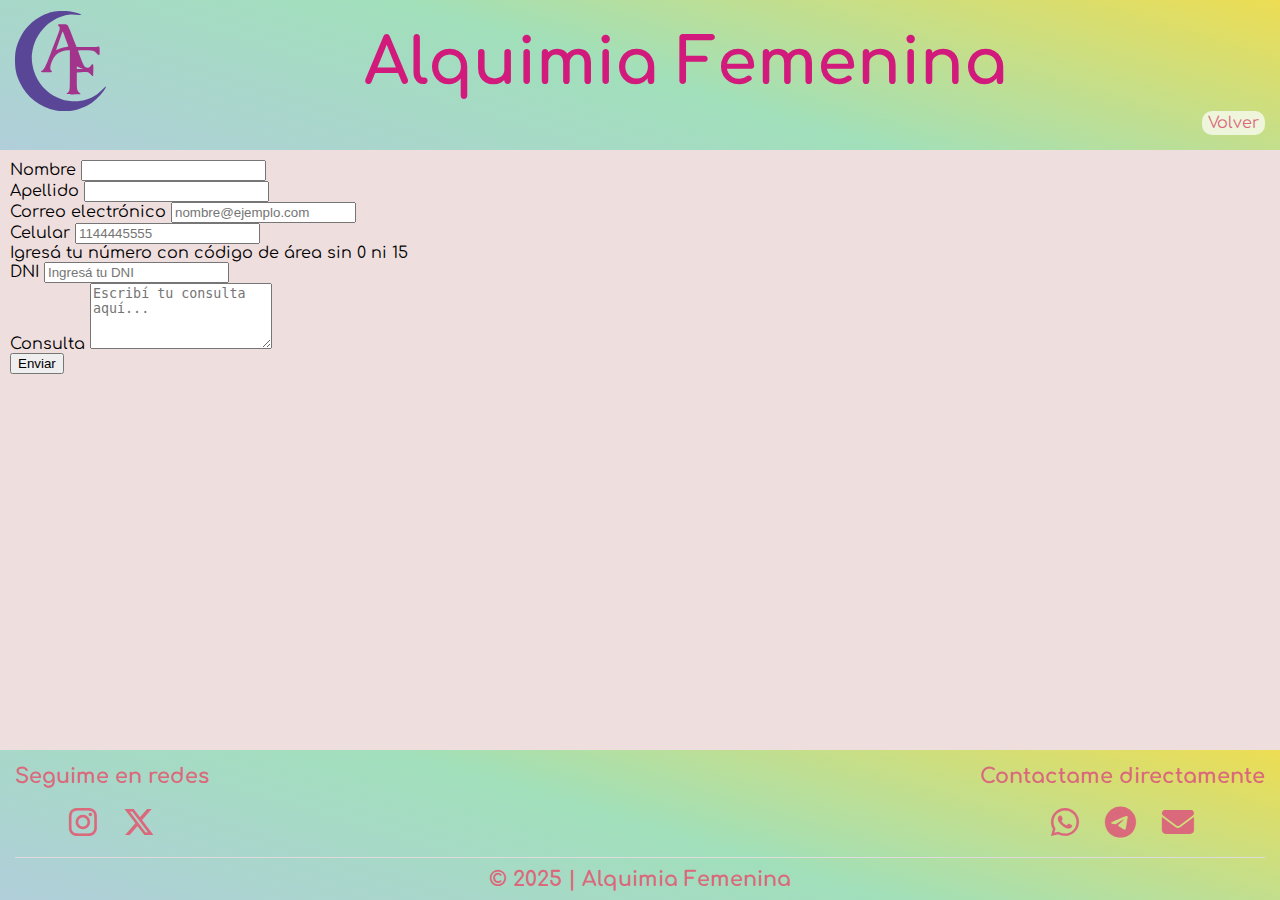
<file: templates/formulario.html>
<!DOCTYPE html>
<html lang="es">

<head>
    <meta charset="UTF-8">
    <meta name="viewport" content="width=device-width, initial-scale=1.0">
    <title>Formulario de Contacto | Alquimia Femenina</title>
    <link rel="shortcut icon" href="/statics/img/favicon.ico" type="image/x-icon">
    <link rel="stylesheet" href="https://cdnjs.cloudflare.com/ajax/libs/font-awesome/6.5.0/css/all.min.css">
    <link href="https://cdn.jsdelivr.net/npm/bootstrap@5.0.2/dist/css/bootstrap.min.css" rel="stylesheet"
        integrity="sha384-EVSTQN3/azprG1Anm3QDgpJLIm9Nao0Yz1ztcQTwFspd3yD65VohhpuuCOmLASjC" crossorigin="anonymous">
    <link rel="shortcut icon" href="../statics/img/favicon.ico" type="image/x-icon">
    <link rel="stylesheet" href="../styles.css">
</head>


<body>
    <header>
        <div class="header-superior">
            <div class="isologo">
                <img src="../statics/img/IsologoFinal.svg" alt="Logo">
            </div>
            <div class="titulo">
                <span class="nombreSitio">Alquimia Femenina</span>

            </div>
        </div>

        <nav>
            <a href="servicios.html">Volver</a>
        </nav>

    </header>

    <main>


        <section class="container">
            <div class="row justify-content-center">
                <div class="col-md-6">
                    <form id="formulario" class="p-4 bg-light rounded shadow">
                        <div class="mb-3">
                            <label for="nombre" class="form-label">Nombre</label>
                            <input type="text" class="form-control" id="nombre" aria-label="Ingresá tu nombre">
                        </div>
                        <div class="mb-3">
                            <label for="apellido" class="form-label">Apellido</label>
                            <input type="text" class="form-control" id="apellido" aria-label="Ingresá tu apellido">
                        </div>
                        <div class="mb-3">
                            <label for="correo" class="form-label">Correo electrónico</label>
                            <input type="email" class="form-control" id="correo" placeholder="nombre@ejemplo.com"
                                aria-label="Ingresá tu correo electrónico">
                        </div>
                        <div class="mb-3">
                            <label for="celular" class="form-label">Celular</label>
                            <input type="tel" class="form-control" id="celular" placeholder="1144445555"
                                aria-describedby="celularAyuda">
                            <div id="celularAyuda" class="form-text">Igresá tu número con código de área sin 0 ni 15
                            </div>
                        </div>
                        <div class="mb-3">
                            <label for="dni" class="form-label">DNI</label>
                            <input type="text" class="form-control" id="dni" placeholder="Ingresá tu DNI">
                        </div>
                        <div class="mb-3">
                            <label for="consulta" class="form-label">Consulta</label>
                            <textarea class="form-control" id="consulta" rows="4"
                                placeholder="Escribí tu consulta aquí..."></textarea>
                        </div>
                        <button type="submit" class="btn btn-primary" onclick="enviarFormulario()">Enviar</button>
                    </form>
                </div>
            </div>
        </section>

    </main>

    <script>
        function enviarFormulario() {
            alert('¡Gracias! Tu consulta fue enviada correctamente.');
            document.getElementById('formulario').reset();
        }
    </script>

    <script src="https://cdn.jsdelivr.net/npm/bootstrap@5.0.2/dist/js/bootstrap.bundle.min.js"
        integrity="sha384-MrcW6ZMFYlzcLA8Nl+NtUVF0sA7MsXsP1UyJoMp4YLEuNSfAP+JcXn/tWtIaxVXM"
        crossorigin="anonymous"></script>



    <footer>
        <div class="footer-superior">

            <div class="redes">
                <h4>Seguime en redes</h4>
                <div class="iconosFooter">
                    <a href="https://www.instagram.com/" target="_blank"> <i class="fa-brands fa-instagram"></i></a>
                    <a href="https://twitter.com/" target="_blank"> <i class="fa-brands fa-x-twitter"></i></a>
                </div>
            </div>

            <div class="contactos">
                <h4>Contactame directamente</h4>
                <div class="iconosFooter">
                    <a href="https://wa.me/5491153363908" target="_blank"> <i class="fa-brands fa-whatsapp"></i></a>
                    <a href="https://t.me/german_op" target="_blank"> <i class="fa-brands fa-telegram"></i></a>
                    <a href="mailto:german.oliverapere@gmail.com"> <i class="fa-solid fa-envelope"></i> </a>
                </div>
            </div>
        </div>

        <div class="copyright">
            <h4>&copy 2025 | Alquimia Femenina</h4>
        </div>
    </footer>

</body>

</html>
</file>
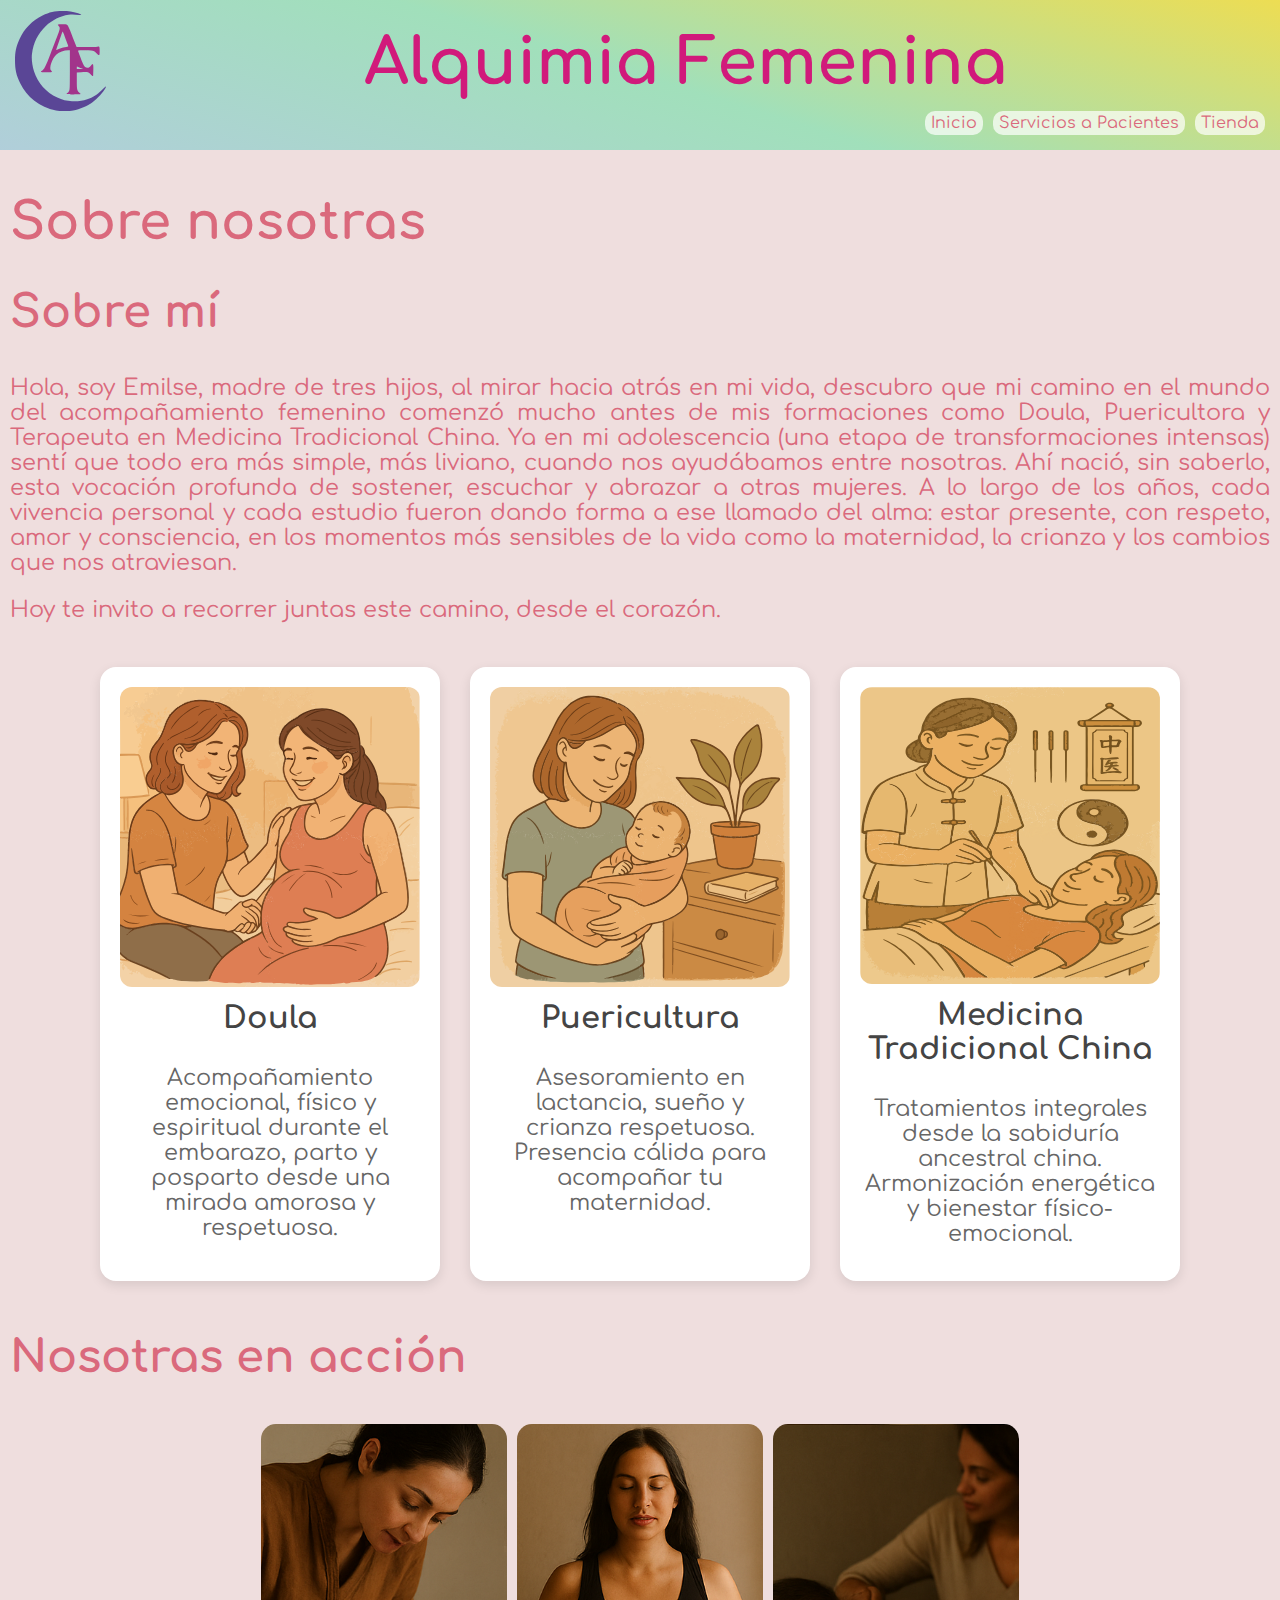
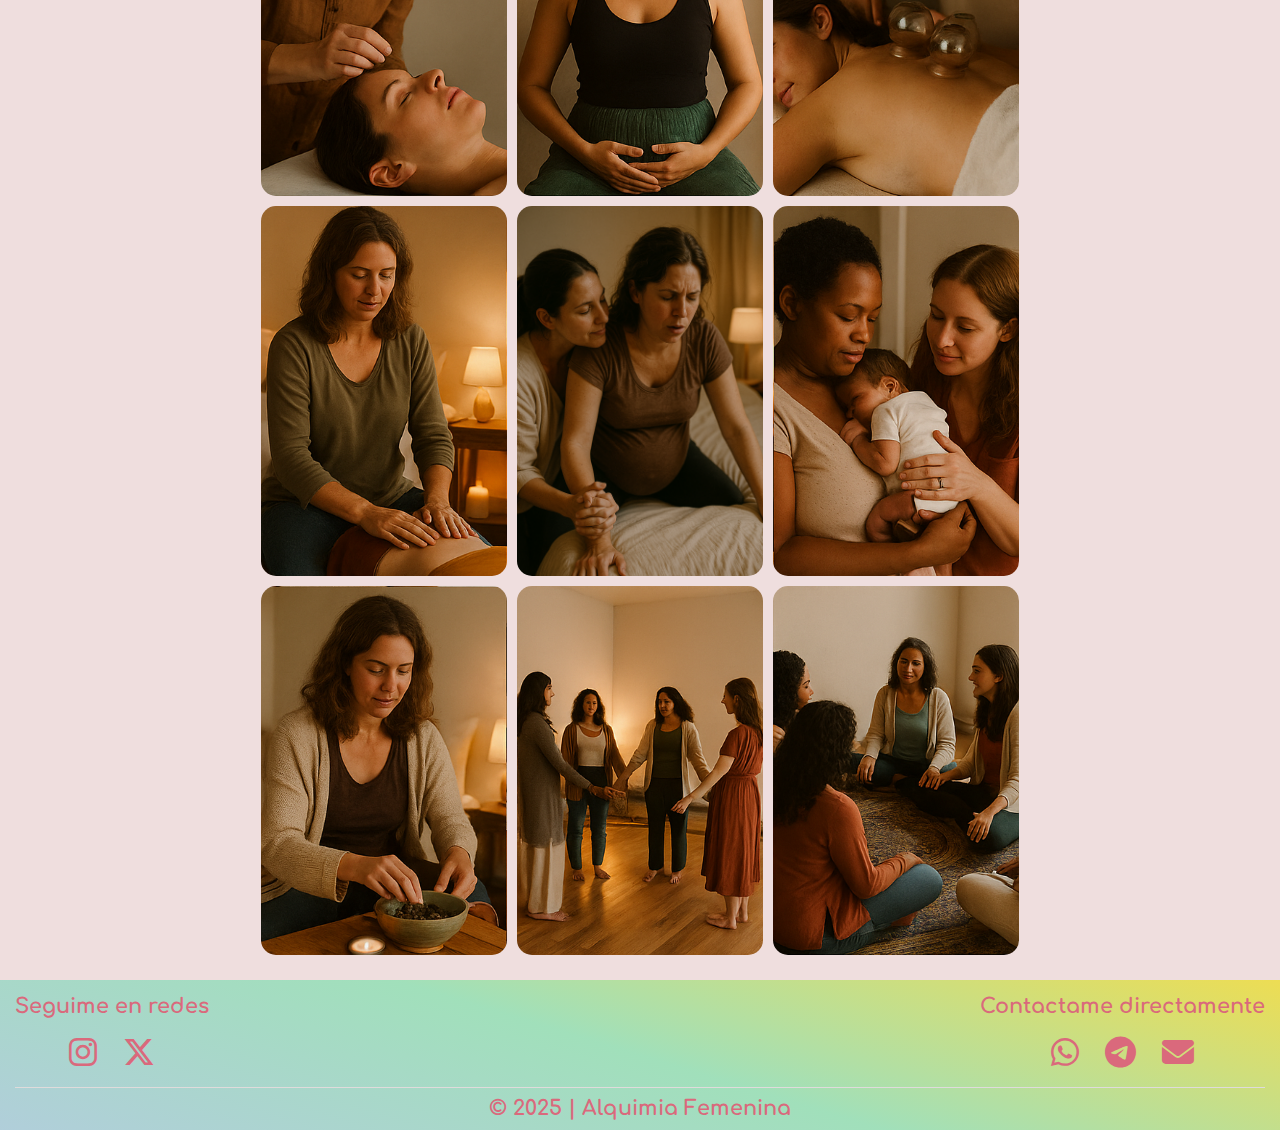
<file: templates/institucional.html>
<!DOCTYPE html>
<html lang="es">

<head>
    <meta charset="UTF-8">
    <meta name="viewport" content="width=device-width, initial-scale=1.0">
    <title>Sobre Mí | Alquimia Femenina</title>
    <link rel="shortcut icon" href="/statics/img/favicon.ico" type="image/x-icon">
    <link rel="stylesheet" href="https://cdnjs.cloudflare.com/ajax/libs/font-awesome/6.5.0/css/all.min.css">
    <link rel="shortcut icon" href="../statics/img/favicon.ico" type="image/x-icon">
    <link rel="stylesheet" href="../styles.css">


</head>



<body>
    <header>
        <div class="header-superior">
            <div class="isologo">
                <img src="../statics/img/IsologoFinal.svg" alt="Logo">
            </div>
            <div class="titulo">
                <span class="nombreSitio">Alquimia Femenina</span>
            </div>
        </div>

        <nav>
            <a href="../index.html">Inicio</a>
            <a href="servicios.html">Servicios a Pacientes</a>
            <a href="tienda.html">Tienda</a>
        </nav>
    </header>

    <main>
        <h1>Sobre nosotras</h1>


        <section>
            <h2>Sobre mí</h2>
            <p>
                Hola, soy Emilse, madre de tres hijos, al mirar hacia atrás en mi vida, descubro que mi
                camino en el mundo del
                acompañamiento femenino comenzó mucho antes de mis formaciones como Doula, Puericultora y Terapeuta en
                Medicina
                Tradicional China. Ya en mi adolescencia (una etapa de transformaciones intensas) sentí que todo era más
                simple, más
                liviano, cuando nos ayudábamos entre nosotras. Ahí nació, sin saberlo, esta vocación profunda de
                sostener, escuchar
                y abrazar a otras mujeres. A lo largo de los años, cada vivencia personal y cada estudio fueron dando
                forma a ese
                llamado del alma: estar presente, con respeto, amor y consciencia, en los momentos más sensibles de la
                vida como la
                maternidad, la crianza y los cambios que nos atraviesan.
            </p>
            <p>
                Hoy te invito a recorrer juntas este camino, desde el corazón.
            </p>
        </section>


        <section class="tarjetas-detalle">
            <div class="tarjeta">
                <img src="../statics/img/Doula.svg" alt="" />
                <h3>Doula</h3>
                <p>Acompañamiento emocional, físico y espiritual durante el embarazo, parto y posparto desde una mirada
                    amorosa
                    y respetuosa.</p>
            </div>
            <div class="tarjeta">
                <img src="../statics/img/Pueri.svg" alt="" />
                <h3>Puericultura</h3>
                <p>Asesoramiento en lactancia, sueño y crianza respetuosa. Presencia cálida para acompañar tu
                    maternidad.</p>
            </div>
            <div class="tarjeta">
                <img src="../statics/img/MTC.svg" alt="" />
                <h3>Medicina Tradicional China</h3>
                <p>Tratamientos integrales desde la sabiduría ancestral china. Armonización energética y bienestar
                    físico-emocional.</p>
            </div>
        </section>


        <section>
            <h2>Nosotras en acción</h2>
            <div class="galeria">
                <a href="#galeria1" class="galeria-item">
                    <img src="../statics/img/galeria/galeria1.png" alt="">
                </a>
                <a href="#galeria2" class="galeria-item">
                    <img src="../statics/img/galeria/galeria2.png" alt="">
                </a>
                <a href="#galeria3" class="galeria-item">
                    <img src="../statics/img/galeria/galeria3.png" alt="">
                </a>
                <a href="#galeria4" class="galeria-item">
                    <img src="../statics/img/galeria/galeria4.png" alt="">
                </a>
                <a href="#galeria5" class="galeria-item">
                    <img src="../statics/img/galeria/galeria5.png" alt="">
                </a>
                <a href="#galeria6" class="galeria-item">
                    <img src="../statics/img/galeria/galeria6.png" alt="">
                </a>
                <a href="#galeria7" class="galeria-item">
                    <img src="../statics/img/galeria/galeria7.png" alt="">
                </a>
                <a href="#galeria8" class="galeria-item">
                    <img src="../statics/img/galeria/galeria8.png" alt="">
                </a>
                <a href="#galeria9" class="galeria-item">
                    <img src="../statics/img/galeria/galeria9.png" alt="">
                </a>
            </div>

            <!-- abro las imagenes grandes -->
            <div class="abreImg" id="galeria1">
                <a href="#" class="cerrar"> <i class="fa-solid fa-xmark"></i> </a>
                <img src="../statics/img/galeria/galeria1.png" alt="">
            </div>
            <div class="abreImg" id="galeria2">
                <a href="#" class="cerrar"> <i class="fa-solid fa-xmark"></i> </a>
                <img src="../statics/img/galeria/galeria2.png" alt="">
            </div>
            <div class="abreImg" id="galeria3">
                <a href="#" class="cerrar"> <i class="fa-solid fa-xmark"></i> </a>
                <img src="../statics/img/galeria/galeria3.png" alt="">
            </div>
            <div class="abreImg" id="galeria4">
                <a href="#" class="cerrar"> <i class="fa-solid fa-xmark"></i> </a>
                <img src="../statics/img/galeria/galeria4.png" alt="">
            </div>
            <div class="abreImg" id="galeria5">
                <a href="#" class="cerrar"> <i class="fa-solid fa-xmark"></i> </a>
                <img src="../statics/img/galeria/galeria5.png" alt="">
            </div>
            <div class="abreImg" id="galeria6">
                <a href="#" class="cerrar"> <i class="fa-solid fa-xmark"></i> </a>
                <img src="../statics/img/galeria/galeria6.png" alt="">
            </div>
            <div class="abreImg" id="galeria7">
                <a href="#" class="cerrar"> <i class="fa-solid fa-xmark"></i> </a>
                <img src="../statics/img/galeria/galeria7.png" alt="">
            </div>
            <div class="abreImg" id="galeria8">
                <a href="#" class="cerrar"> <i class="fa-solid fa-xmark"></i> </a>
                <img src="../statics/img/galeria/galeria8.png" alt="">
            </div>
            <div class="abreImg" id="galeria9">
                <a href="#" class="cerrar"> <i class="fa-solid fa-xmark"></i> </a>
                <img src="../statics/img/galeria/galeria9.png" alt="">
            </div>


        </section>






    </main>
    <footer>
        <div class="footer-superior">

            <div class="redes">
                <h4>Seguime en redes</h4>
                <div class="iconosFooter">
                    <a href="https://www.instagram.com/" target="_blank"> <i class="fa-brands fa-instagram"></i></a>
                    <a href="https://twitter.com/" target="_blank"> <i class="fa-brands fa-x-twitter"></i></a>
                </div>
            </div>

            <div class="contactos">
                <h4>Contactame directamente</h4>
                <div class="iconosFooter">
                    <a href="https://wa.me/5491153363908" target="_blank"> <i class="fa-brands fa-whatsapp"></i></a>
                    <a href="https://t.me/german_op" target="_blank"> <i class="fa-brands fa-telegram"></i></a>
                    <a href="mailto:german.oliverapere@gmail.com"> <i class="fa-solid fa-envelope"></i> </a>
                </div>
            </div>
        </div>

        <div class="copyright">
            <h4>&copy 2025 | Alquimia Femenina</h4>
        </div>
    </footer>



</body>

</html>
</file>
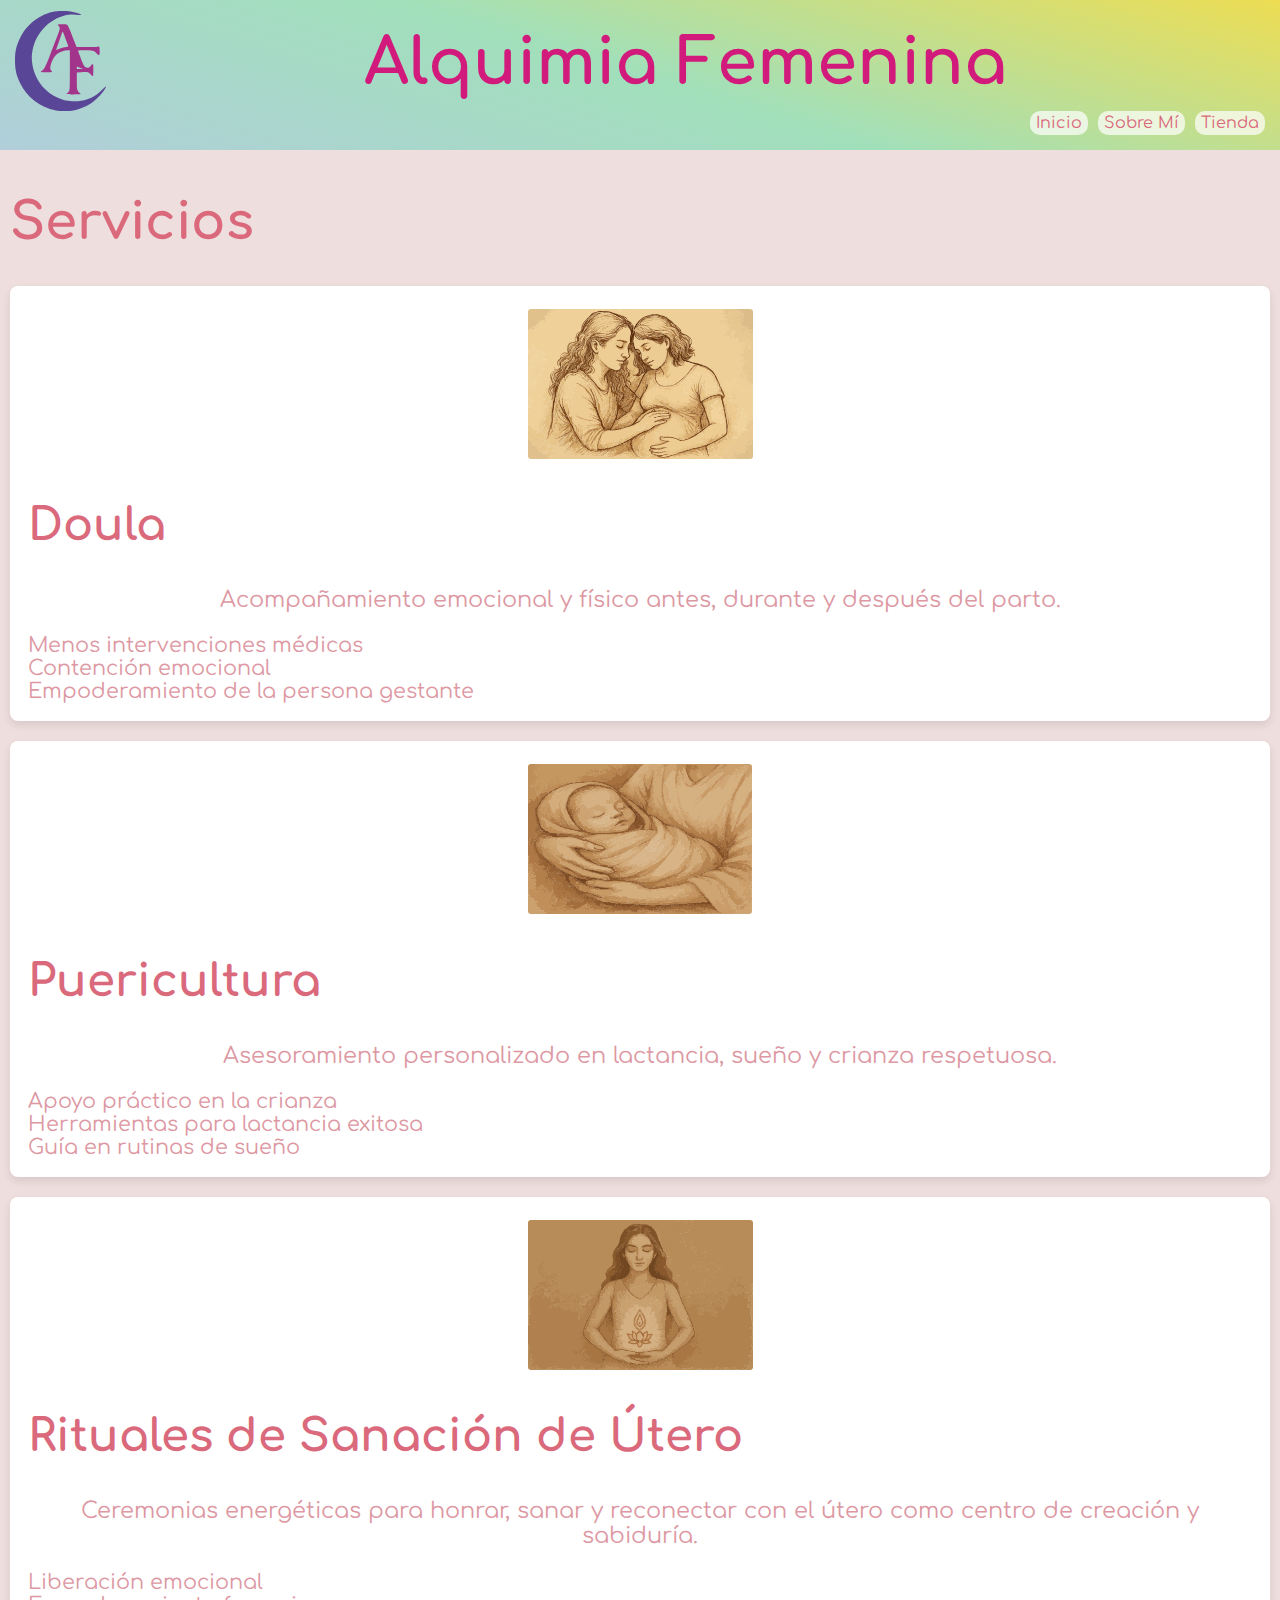
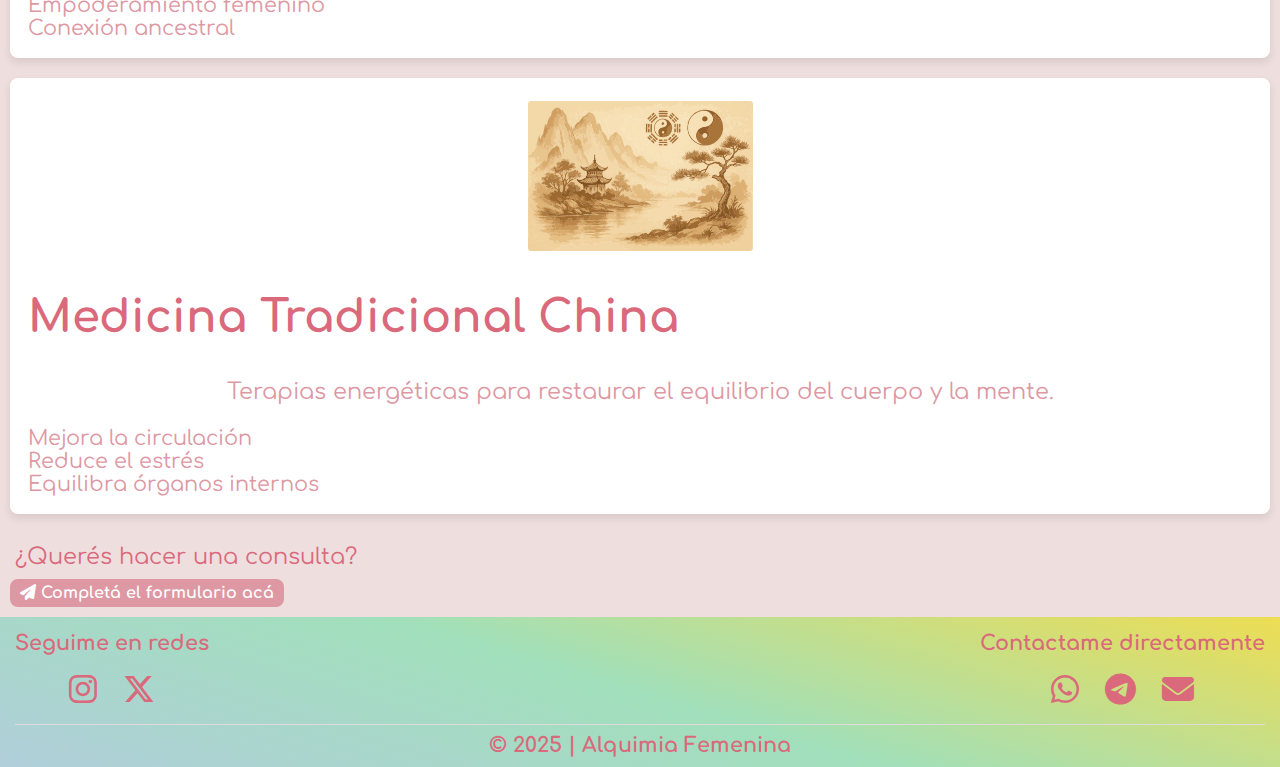
<file: templates/servicios.html>
<!DOCTYPE html>
<html lang="es">

<head>
    <meta charset="UTF-8">
    <meta name="viewport" content="width=device-width, initial-scale=1.0">
    <title>Servicios | Alquimia Femenina</title>
    <link rel="shortcut icon" href="/statics/img/favicon.ico" type="image/x-icon">
    <link rel="stylesheet" href="https://cdnjs.cloudflare.com/ajax/libs/font-awesome/6.5.0/css/all.min.css">
    <link rel="shortcut icon" href="../statics/img/favicon.ico" type="image/x-icon">
    <link rel="stylesheet" href="../styles.css">


</head>

<body>

    <header>
        <div class="header-superior">
            <div class="isologo">
                <img src="../statics/img/IsologoFinal.svg" alt="Logo">
            </div>
            <div class="titulo">
                <span class="nombreSitio">Alquimia Femenina</span>
            </div>
        </div>

        <nav>
            <a href="../index.html">Inicio</a>
            <a href="institucional.html">Sobre Mí</a>
            <a href="tienda.html">Tienda</a>
        </nav>
    </header>
    <main>
        <section>
            <h1>Servicios</h1>

            <article>
                <img src="../statics/img/ServiciosDoula.svg" alt="">
                <h2>Doula</h2>
                <p>Acompañamiento emocional y físico antes, durante y después del parto.</p>
                <ul class="servicio">
                    <li>Menos intervenciones médicas</li>
                    <li>Contención emocional</li>
                    <li>Empoderamiento de la persona gestante</li>
                </ul>
            </article>

            <article>
                <img src="../statics/img/ServiciosPueri.svg" alt="">
                <h2>Puericultura</h2>
                <p>Asesoramiento personalizado en lactancia, sueño y crianza respetuosa.</p>
                <ul class="servicio">
                    <li>Apoyo práctico en la crianza</li>
                    <li>Herramientas para lactancia exitosa</li>
                    <li>Guía en rutinas de sueño</li>
                </ul>
            </article>

            <article>
                <img src="../statics/img/ServiciosRitual.svg" alt="">
                <h2>Rituales de Sanación de Útero</h2>
                <p>Ceremonias energéticas para honrar, sanar y reconectar con el útero como centro de creación y
                    sabiduría.</p>
                <ul class="servicio">
                    <li>Liberación emocional</li>
                    <li>Empoderamiento femenino</li>
                    <li>Conexión ancestral</li>
                </ul>
            </article>


            <article>
                <img src="../statics/img/ServiciosMTC.svg" alt="">
                <h2>Medicina Tradicional China</h2>
                <p>Terapias energéticas para restaurar el equilibrio del cuerpo y la mente.</p>
                <ul class="servicio">
                    <li>Mejora la circulación</li>
                    <li>Reduce el estrés</li>
                    <li>Equilibra órganos internos</li>
                </ul>
            </article>

        </section>



        <div class="formularioLink">
            <p>¿Querés hacer una consulta?</p>
            <a href="formulario.html" class="formularioLink">
                <i class="fas fa-paper-plane"></i> Completá el formulario acá
            </a>

        </div>



    </main>

    <footer>
        <div class="footer-superior">

            <div class="redes">
                <h4>Seguime en redes</h4>
                <div class="iconosFooter">
                    <a href="https://www.instagram.com/" target="_blank"> <i class="fa-brands fa-instagram"></i></a>
                    <a href="https://twitter.com/" target="_blank"> <i class="fa-brands fa-x-twitter"></i></a>
                </div>
            </div>

            <div class="contactos">
                <h4>Contactame directamente</h4>
                <div class="iconosFooter">
                    <a href="https://wa.me/5491153363908" target="_blank"> <i class="fa-brands fa-whatsapp"></i></a>
                    <a href="https://t.me/german_op" target="_blank"> <i class="fa-brands fa-telegram"></i></a>
                    <a href="mailto:german.oliverapere@gmail.com"> <i class="fa-solid fa-envelope"></i> </a>
                </div>
            </div>
        </div>

        <div class="copyright">
            <h4>&copy 2025 | Alquimia Femenina</h4>
        </div>
    </footer>


</body>

</html>
</file>
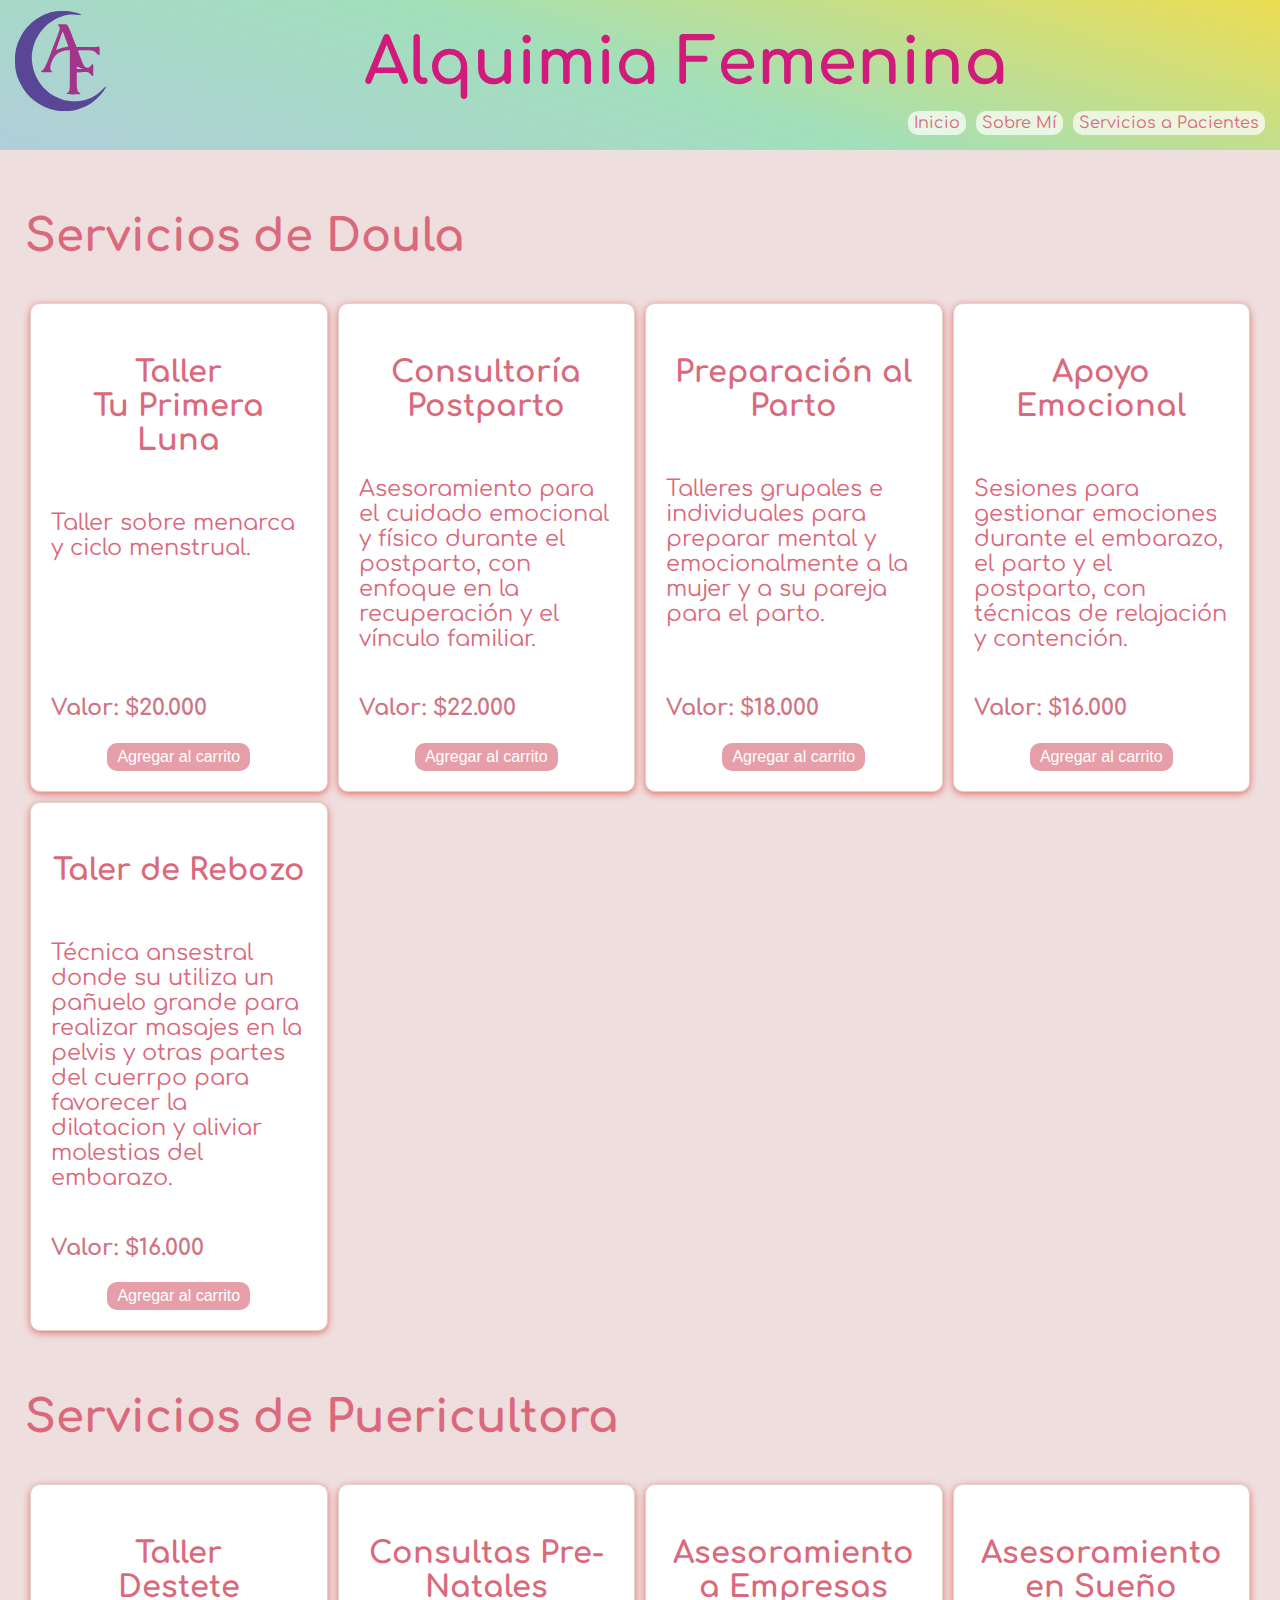
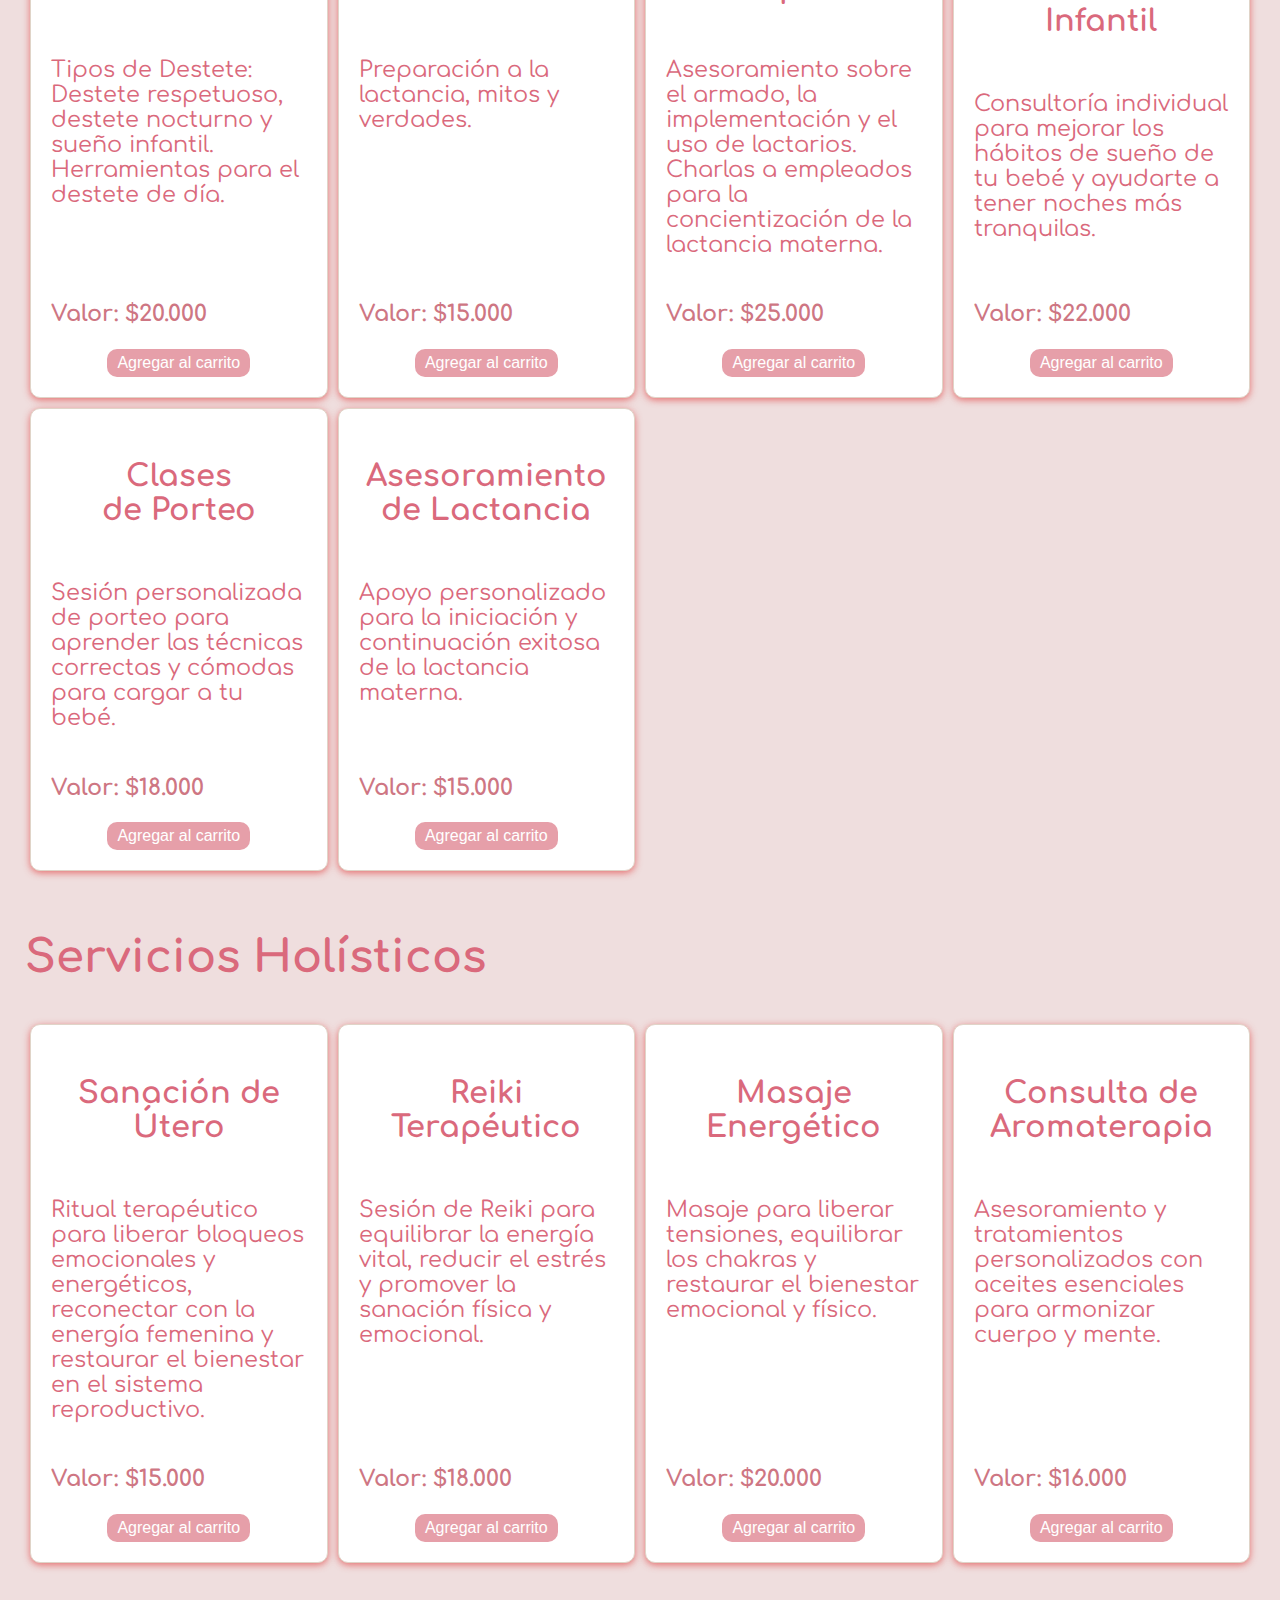
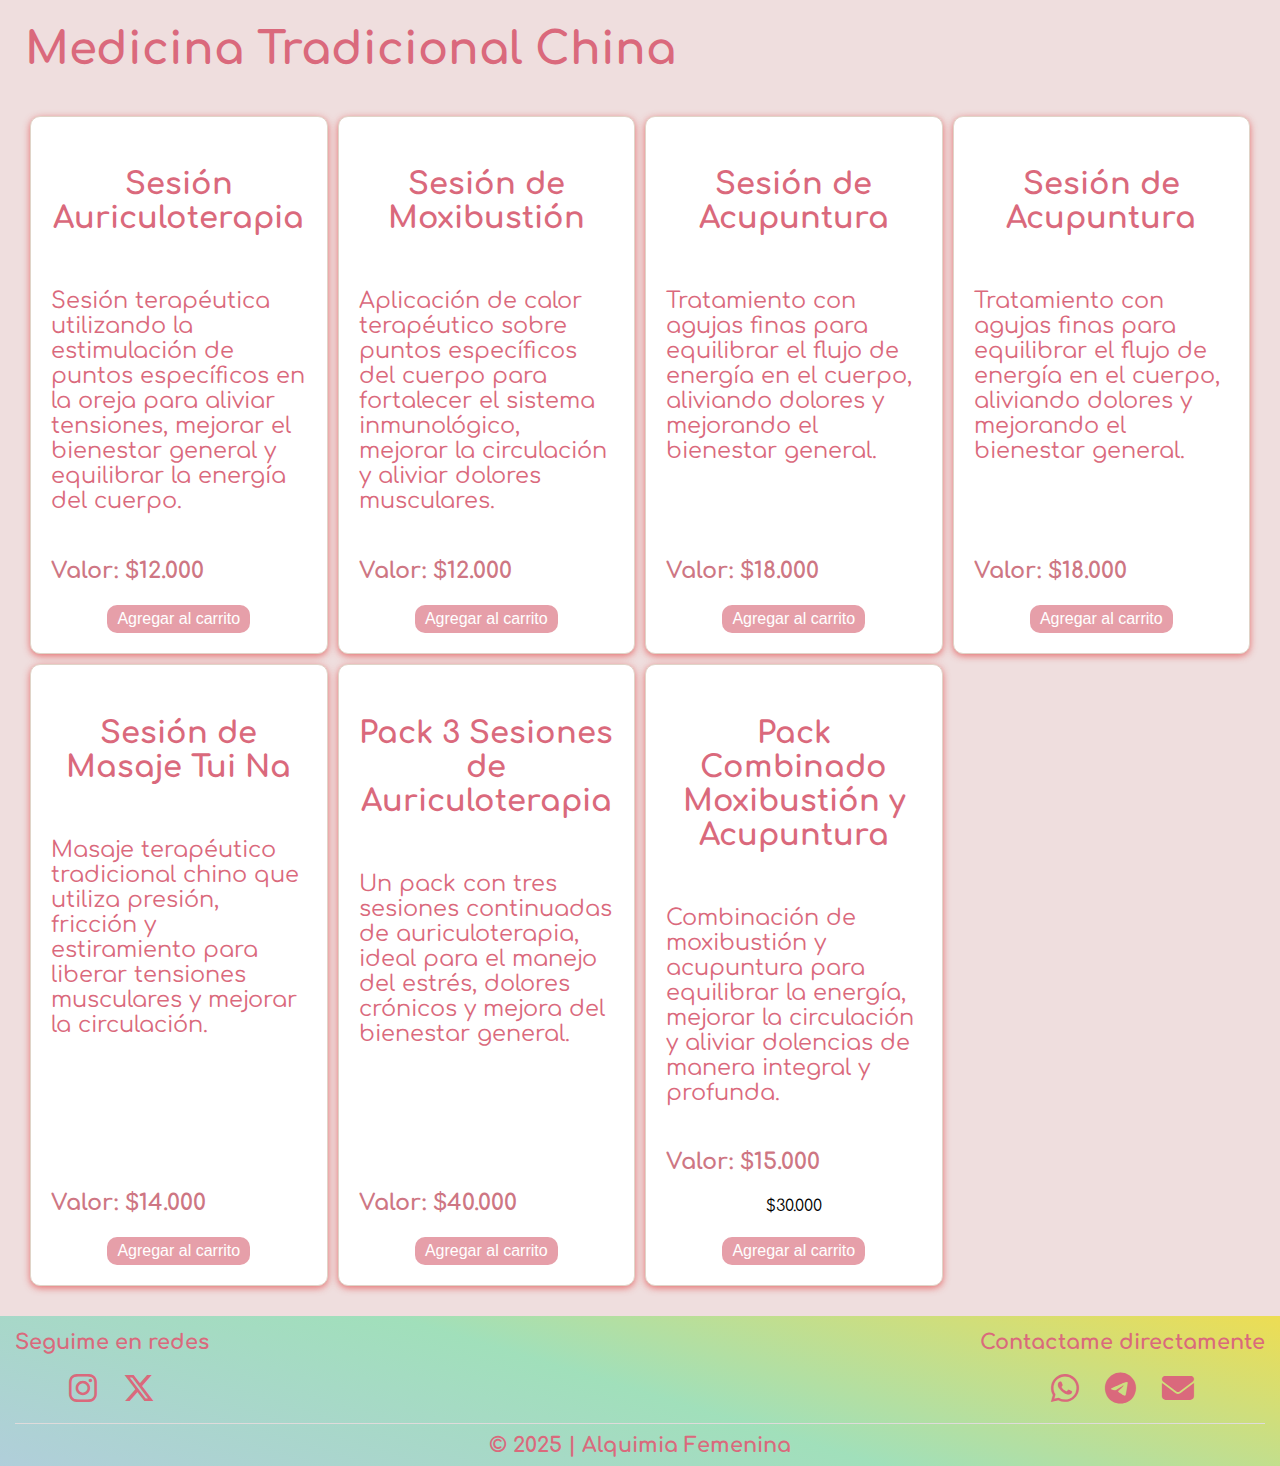
<file: templates/tienda.html>
<!DOCTYPE html>
<html lang="es">

<head>
    <meta charset="UTF-8">
    <meta name="viewport" content="width=device-width, initial-scale=1.0">
    <title>Tienda | Alquimia Femenina</title>
    <link rel="shortcut icon" href="/statics/img/favicon.ico" type="image/x-icon">
    <link rel="stylesheet" href="https://cdnjs.cloudflare.com/ajax/libs/font-awesome/6.5.0/css/all.min.css">
    <link rel="shortcut icon" href="../statics/img/favicon.ico" type="image/x-icon">
    <link rel="stylesheet" href="../styles.css">

</head>


<body>
    <header>
        <div class="header-superior">
            <div class="isologo">
                <img src="../statics/img/IsologoFinal.svg" alt="Logo">
            </div>
            <div class="titulo">
                <span class="nombreSitio">Alquimia Femenina</span>
            </div>
        </div>

        <nav>
            <a href="../index.html">Inicio</a>
            <a href="institucional.html">Sobre Mí</a>
            <a href="servicios.html">Servicios a Pacientes</a>
        </nav>
    </header>


    <main>

        <section class="seccionTienda">
            <h2>Servicios de Doula</h2>
            <div class="productos">
                <div class="productos-item">
                    <h3>Taller <br> Tu Primera Luna</h3>
                    <p>Taller sobre menarca y ciclo menstrual.</p>
                    <div>
                        <p class="precio">Valor: $20.000</p>
                        <button class="botonCarrito">Agregar al carrito</button>
                    </div>
                </div>

                <div class="productos-item">
                    <h3>Consultoría <br> Postparto</h3>
                    <p>Asesoramiento para el cuidado emocional y físico durante el postparto, con enfoque en la
                        recuperación y el vínculo familiar.</p>
                    <div>
                        <p class="precio">Valor: $22.000</p>
                        <button class="botonCarrito">Agregar al carrito</button>
                    </div>
                </div>

                <div class="productos-item">
                    <h3>Preparación al Parto</h3>
                    <p>Talleres grupales e individuales para preparar mental y emocionalmente a la mujer y a su pareja
                        para el parto.</p>
                    <div>
                        <p class="precio">Valor: $18.000</p>
                        <button class="botonCarrito">Agregar al carrito</button>
                    </div>
                </div>

                <div class="productos-item">
                    <h3>Apoyo Emocional</h3>
                    <p>Sesiones para gestionar emociones durante el embarazo, el parto y el postparto, con técnicas de
                        relajación y contención.</p>
                    <div>
                        <p class="precio">Valor: $16.000</p>
                        <button class="botonCarrito">Agregar al carrito</button>
                    </div>
                </div>

                <div class="productos-item">
                    <h3>Taler de Rebozo</h3>
                    <p>Técnica ansestral donde su utiliza un pañuelo grande para realizar masajes en la pelvis y otras
                        partes del cuerrpo para favorecer la dilatacion y aliviar molestias del embarazo.</p>
                    <div>
                        <p class="precio">Valor: $16.000</p>
                        <button class="botonCarrito">Agregar al carrito</button>
                    </div>
                </div>


            </div>

        </section>


        <section class="seccionTienda">
            <h2>Servicios de Puericultora</h2>
            <div class="productos">
                <div class="productos-item">
                    <h3>Taller <br>Destete</h3>
                    <p>Tipos de Destete: Destete respetuoso, destete nocturno y sueño infantil. Herramientas para el
                        destete de día.</p>
                    <div>
                        <p class="precio">Valor: $20.000</p>
                        <button class="botonCarrito">Agregar al carrito</button>
                    </div>
                </div>

                <div class="productos-item">
                    <h3>Consultas Pre-Natales</h3>
                    <p>Preparación a la lactancia, mitos y verdades.</p>
                    <div>
                        <p class="precio">Valor: $15.000</p>
                        <button class="botonCarrito">Agregar al carrito</button>
                    </div>
                </div>

                <div class="productos-item">
                    <h3>Asesoramiento a Empresas</h3>
                    <p>Asesoramiento sobre el armado, la implementación y el uso de lactarios. Charlas a empleados para
                        la concientización de la lactancia materna.</p>
                    <div>
                        <p class="precio">Valor: $25.000</p>
                        <button class="botonCarrito">Agregar al carrito</button>
                    </div>
                </div>

                <div class="productos-item">
                    <h3>Asesoramiento en Sueño Infantil</h3>
                    <p>Consultoría individual para mejorar los hábitos de sueño de tu bebé y ayudarte a tener noches más
                        tranquilas.</p>
                    <div>
                        <p class="precio">Valor: $22.000</p>
                        <button class="botonCarrito">Agregar al carrito</button>
                    </div>
                </div>

                <div class="productos-item">
                    <h3>Clases <br> de Porteo</h3>
                    <p>Sesión personalizada de porteo para aprender las técnicas correctas y cómodas para cargar a tu
                        bebé.</p>
                    <div>
                        <p class="precio">Valor: $18.000</p>
                        <button class="botonCarrito">Agregar al carrito</button>
                    </div>
                </div>

                <div class="productos-item">
                    <h3>Asesoramiento de Lactancia</h3>
                    <p>Apoyo personalizado para la iniciación y continuación exitosa de la lactancia materna.</p>
                    <div>
                        <p class="precio">Valor: $15.000</p>
                        <button class="botonCarrito">Agregar al carrito</button>
                    </div>
                </div>


            </div>

        </section>

        <section class="seccionTienda">
            <h2>Servicios Holísticos</h2>
            <div class="productos">
                <div class="productos-item">
                    <h3>Sanación de Útero</h3>
                    <p>Ritual terapéutico para liberar bloqueos emocionales y energéticos, reconectar con la energía
                        femenina y restaurar el bienestar en el sistema reproductivo.</p>
                    <div>
                        <p class="precio">Valor: $15.000</p>
                        <button class="botonCarrito">Agregar al carrito</button>
                    </div>
                </div>

                <div class="productos-item">
                    <h3>Reiki Terapéutico</h3>
                    <p>Sesión de Reiki para equilibrar la energía vital, reducir el estrés y promover la sanación física
                        y
                        emocional.</p>
                    <div>
                        <p class="precio">Valor: $18.000</p>
                        <button class="botonCarrito">Agregar al carrito</button>
                    </div>
                </div>

                <div class="productos-item">
                    <h3>Masaje Energético</h3>
                    <p>Masaje para liberar tensiones, equilibrar los chakras y restaurar el bienestar emocional y
                        físico.
                    </p>
                    <div>
                        <p class="precio">Valor: $20.000</p>
                        <button class="botonCarrito">Agregar al carrito</button>
                    </div>
                </div>

                <div class="productos-item">
                    <h3>Consulta de Aromaterapia</h3>
                    <p>Asesoramiento y tratamientos personalizados con aceites esenciales para armonizar cuerpo y mente.
                    </p>
                    <div>
                        <p class="precio">Valor: $16.000</p>
                        <button class="botonCarrito">Agregar al carrito</button>
                    </div>
                </div>
            </div>

        </section>

        <section class="seccionTienda">
            <h2>Medicina Tradicional China</h2>
            <div class="productos">
                <div class="productos-item">
                    <h3>Sesión Auriculoterapia</h3>
                    <p>Sesión terapéutica utilizando la estimulación de puntos específicos en la oreja para aliviar
                        tensiones, mejorar el bienestar general y equilibrar la energía del cuerpo.</p>
                    <div>
                        <p class="precio">Valor: $12.000</p>
                        <button class="botonCarrito">Agregar al carrito</button>
                    </div>
                </div>

                <div class="productos-item">
                    <h3>Sesión de Moxibustión</h3>
                    <p>Aplicación de calor terapéutico sobre puntos específicos del cuerpo para fortalecer el sistema
                        inmunológico, mejorar la circulación y aliviar dolores musculares.</p>
                    <div>
                        <p class="precio">Valor: $12.000</p>
                        <button class="botonCarrito">Agregar al carrito</button>
                    </div>
                </div>

                <div class="productos-item">
                    <h3>Sesión de Acupuntura</h3>
                    <p>Tratamiento con agujas finas para equilibrar el flujo de energía en el cuerpo, aliviando dolores
                        y mejorando el bienestar general.</p>
                    <div>
                        <p class="precio">Valor: $18.000</p>
                        <button class="botonCarrito">Agregar al carrito</button>
                    </div>
                </div>

                <div class="productos-item">
                    <h3>Sesión de Acupuntura</h3>
                    <p>Tratamiento con agujas finas para equilibrar el flujo de energía en el cuerpo, aliviando dolores
                        y mejorando el bienestar general.</p>
                    <div>
                        <p class="precio">Valor: $18.000</p>
                        <button class="botonCarrito">Agregar al carrito</button>
                    </div>
                </div>

                <div class="productos-item">
                    <h3>Sesión de Masaje Tui Na</h3>
                    <p>Masaje terapéutico tradicional chino que utiliza presión, fricción y estiramiento para liberar
                        tensiones musculares y mejorar la circulación.</p>
                    <div>
                        <p class="precio">Valor: $14.000</p>
                        <button class="botonCarrito">Agregar al carrito</button>
                    </div>

                </div>

                <div class="productos-item">
                    <h3>Pack 3 Sesiones de Auriculoterapia</h3>
                    <p>Un pack con tres sesiones continuadas de auriculoterapia, ideal para el manejo del estrés,
                        dolores crónicos y
                        mejora del bienestar general.</p>
                    <div>
                        <p class="precio">Valor: $40.000</p>
                        <button class="botonCarrito">Agregar al carrito</button>
                    </div>
                </div>

                <div class="productos-item">
                    <h3>Pack Combinado Moxibustión y Acupuntura</h3>
                    <p>Combinación de moxibustión y acupuntura para equilibrar la energía, mejorar la circulación y
                        aliviar dolencias de manera integral y profunda.</p>
                    <div>
                        <p class="precio">Valor: $15.000</p> $30.000</p>
                        <button class="botonCarrito">Agregar al carrito</button>
                    </div>
                </div>


            </div>

        </section>


    </main>

    <footer>
        <div class="footer-superior">

            <div class="redes">
                <h4>Seguime en redes</h4>
                <div class="iconosFooter">
                    <a href="https://www.instagram.com/" target="_blank"> <i class="fa-brands fa-instagram"></i></a>
                    <a href="https://twitter.com/" target="_blank"> <i class="fa-brands fa-x-twitter"></i></a>
                </div>
            </div>

            <div class="contactos">
                <h4>Contactame directamente</h4>
                <div class="iconosFooter">
                    <a href="https://wa.me/5491153363908" target="_blank"> <i class="fa-brands fa-whatsapp"></i></a>
                    <a href="https://t.me/german_op" target="_blank"> <i class="fa-brands fa-telegram"></i></a>
                    <a href="mailto:german.oliverapere@gmail.com"> <i class="fa-solid fa-envelope"></i> </a>
                </div>
            </div>
        </div>

        <div class="copyright">
            <h4>&copy 2025 | Alquimia Femenina</h4>
        </div>
    </footer>


</body>

</html>
</file>
<file: styles.css>
@import url('https://fonts.googleapis.com/css2?family=Comfortaa&display=swap');
@import url(statics/css/index.css);
@import url(statics/css/headerFooter.css);
@import url(statics/css/institucional.css);
@import url(statics/css/servicios.css);
@import url(statics/css/tienda.css);
@import url(statics/css/responsive.css);
</file>
